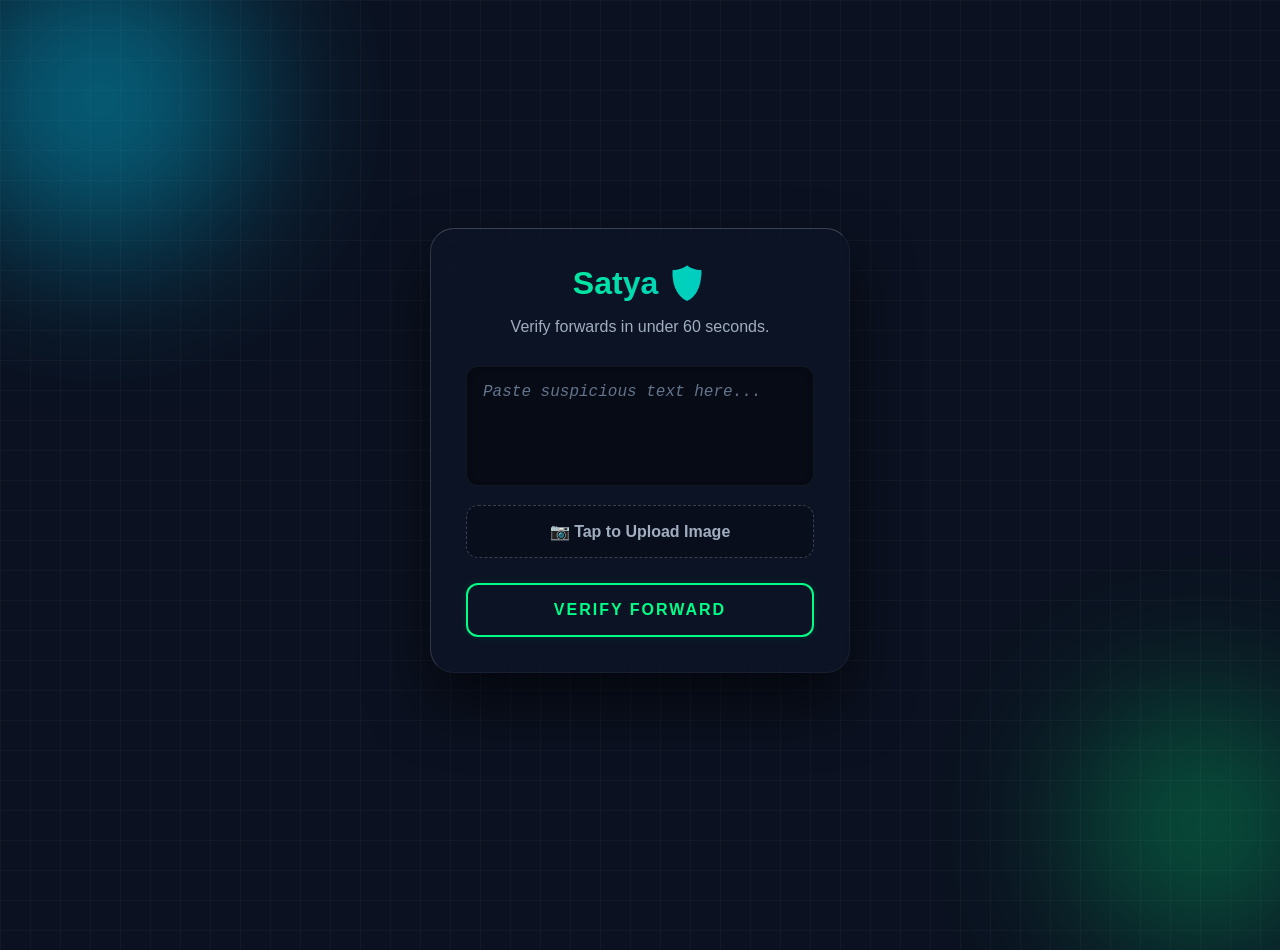
<file: frontend/index.html>
<!DOCTYPE html>
<html lang="en">
<head>
    <meta charset="UTF-8">
    <meta name="viewport" content="width=device-width, initial-scale=1.0">
    <title>Satya | Forward-Checker</title>
    <link rel="stylesheet" href="style.css">
    <link rel="manifest" href="manifest.json">
</head>
<body>
    <div class="bg-shape bg-teal"></div>
    <div class="bg-shape bg-green"></div>
    
    <div class="app-container">
        <header>
            <h1>Satya 🛡️</h1>
            <p>Verify forwards in under 60 seconds.</p>
        </header>

        <!-- 1. Intake View -->
        <main id="intake-view">
            <textarea id="claim-text" placeholder="Paste suspicious text here..."></textarea>

            <div class="file-upload-box">
                <input type="file" id="claim-image" accept="image/*" hidden>
                <label for="claim-image" class="upload-label">📷 Tap to Upload Image</label>
            </div>

            <button id="verify-btn">Verify Forward</button>
        </main>

        <!-- 2. Loading View (Hidden by default) -->
        <div id="loading-view" class="hidden">
            <div class="spinner"></div>
            <p class="loading-text">Scanning fact-check databases...</p>
        </div>

        <!-- 3. Verdict Card View (Hidden by default) -->
        <section id="result-view" class="hidden">
            <div id="verdict-container" class="card verdict-unverifiable">
                <h2 id="verdict-title">Unverifiable ⚠️</h2>

                <div class="confidence-badge">
                    Confidence: <span id="confidence-score">75%</span>
                </div>

                <div class="explanation-box">
                    <p id="expl-en">Waiting for analysis...</p>
                </div>

                <div class="sources">
                    <strong>Sources:</strong> <span id="source-links">-</span>
                </div>
            </div>

            <button id="reset-btn" class="secondary-btn">Check Another Claim</button>
        </section>
    </div>

    <script>
        // Map new IDs used in script.js to existing HTML IDs to preserve unmodified structure & CSS
        (function() {
            const originalGet = document.getElementById;
            document.getElementById = function(id) {
                const mapping = {
                    'text-input': 'claim-text',
                    'image-input': 'claim-image',
                    'verdict-card': 'verdict-container',
                    'confidence': 'confidence-score',
                    'explanation-en': 'expl-en',
                    'sources': 'source-links',
                    'verdict-view': 'result-view'
                };
                const mappedId = mapping[id] || id;
                let el = originalGet.call(document, mappedId);
                
                // Dynamically create explanation-regional to support regional language rendering
                if (!el && id === 'explanation-regional') {
                    const box = document.querySelector('.explanation-box');
                    if (box) {
                        el = document.createElement('p');
                        el.id = 'explanation-regional';
                        el.style.marginTop = '8px';
                        el.style.borderTop = '1px dashed rgba(255,255,255,0.1)';
                        el.style.paddingTop = '8px';
                        box.appendChild(el);
                    }
                }
                return el;
            };
        })();
    </script>
    <script src="script.js" defer></script>
</body>
</html>
</file>
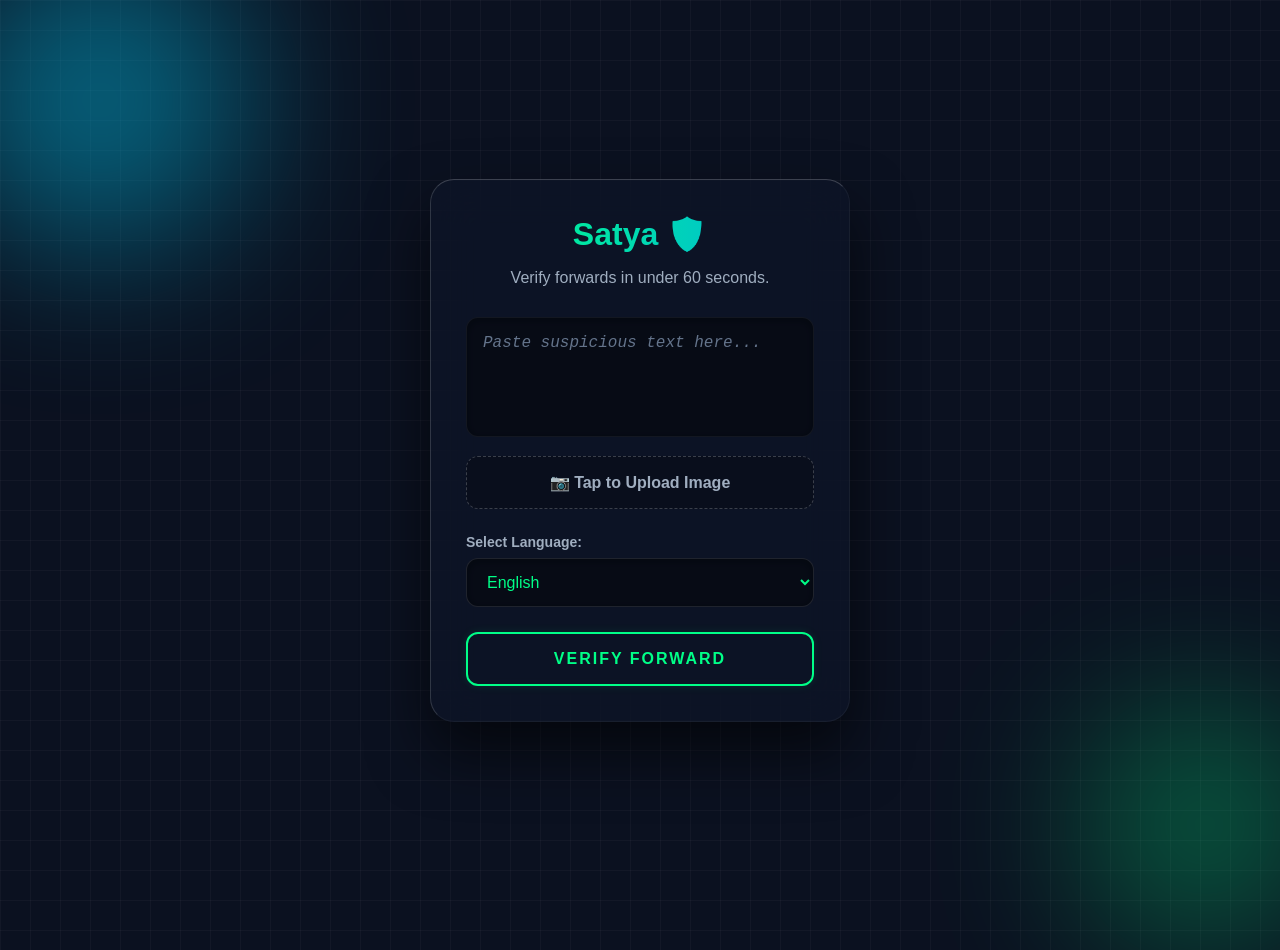
<file: public/index.html>
<!DOCTYPE html>
<html lang="en">
<head>
    <meta charset="UTF-8">
    <meta name="viewport" content="width=device-width, initial-scale=1.0">
    <title>Satya | Forward-Checker</title>
    <link rel="stylesheet" href="style.css">
    <link rel="manifest" href="manifest.json">
</head>
<body>
    <div class="bg-shape bg-teal"></div>
    <div class="bg-shape bg-green"></div>
    
    <div class="app-container">
        <header>
            <h1>Satya 🛡️</h1>
            <p>Verify forwards in under 60 seconds.</p>
        </header>

        <!-- 1. Intake View -->
        <main id="intake-view">
            <textarea id="claim-text" placeholder="Paste suspicious text here..."></textarea>

            <div class="file-upload-box">
                <input type="file" id="claim-image" accept="image/*" hidden>
                <label for="claim-image" class="upload-label">📷 Tap to Upload Image</label>
            </div>

            <div class="language-box">
                <label for="lang-select" style="display: block; margin-bottom: 8px; color: #a0aec0; font-weight: 600; font-size: 14px;">Select Language:</label>
                <select id="lang-select" class="language-dropdown">
                    <option value="english">English</option>
                    <option value="hindi">Hindi (हिन्दी)</option>
                    <option value="tamil">Tamil (தமிழ்)</option>
                    <option value="telugu">Telugu (తెలుగు)</option>
                    <option value="kannada">Kannada (ಕನ್ನಡ)</option>
                    <option value="malayalam">Malayalam (മലയാളம்)</option>
                    <option value="bengali">Bengali (বাংলা)</option>
                    <option value="marathi">Marathi (மராठी)</option>
                </select>
            </div>

            <button id="verify-btn">Verify Forward</button>
        </main>

        <!-- 2. Loading View (Hidden by default) -->
        <div id="loading-view" class="hidden">
            <div class="spinner"></div>
            <p class="loading-text">Scanning fact-check databases...</p>
        </div>

        <!-- 3. Verdict Card View (Hidden by default) -->
        <section id="result-view" class="hidden">
            <div id="verdict-container" class="card verdict-unverifiable">
                <h2 id="verdict-title">Unverifiable ⚠️</h2>

                <div class="confidence-badge">
                    Confidence: <span id="confidence-score">75%</span>
                </div>

                <div class="explanation-box">
                    <p id="expl-en">Waiting for analysis...</p>
                </div>

                <div class="sources">
                    <strong>Sources:</strong> <span id="source-links">-</span>
                </div>
            </div>

            <button id="reset-btn" class="secondary-btn">Check Another Claim</button>
        </section>
    </div>

    <script>
        // Map new IDs used in script.js to existing HTML IDs to preserve unmodified structure & CSS
        (function() {
            const originalGet = document.getElementById;
            document.getElementById = function(id) {
                const mapping = {
                    'text-input': 'claim-text',
                    'image-input': 'claim-image',
                    'verdict-card': 'verdict-container',
                    'confidence': 'confidence-score',
                    'explanation-en': 'expl-en',
                    'sources': 'source-links',
                    'verdict-view': 'result-view'
                };
                const mappedId = mapping[id] || id;
                let el = originalGet.call(document, mappedId);
                
                // Dynamically create explanation-regional to support regional language rendering
                if (!el && id === 'explanation-regional') {
                    const box = document.querySelector('.explanation-box');
                    if (box) {
                        el = document.createElement('p');
                        el.id = 'explanation-regional';
                        el.style.marginTop = '8px';
                        el.style.borderTop = '1px dashed rgba(255,255,255,0.1)';
                        el.style.paddingTop = '8px';
                        box.appendChild(el);
                    }
                }
                return el;
            };
        })();
    </script>
    <script src="script.js" defer></script>
</body>
</html>
</file>
<file: frontend/style.css>
body {
    background-color: #0b1120; /* Deepest tech blue/black */
    background-image: 
        linear-gradient(rgba(255, 255, 255, 0.03) 1px, transparent 1px),
        linear-gradient(90deg, rgba(255, 255, 255, 0.03) 1px, transparent 1px);
    background-size: 30px 30px; /* Creates the grid pattern */
    color: #ffffff;
    font-family: -apple-system, BlinkMacSystemFont, "Segoe UI", Roboto, sans-serif;
    display: flex;
    justify-content: center;
    align-items: center;
    min-height: 100vh;
    margin: 0;
    overflow: hidden; /* Stops the glowing orbs from causing scrollbars */
}

.app-container {
    width: 100%;
    max-width: 420px;
    background: rgba(15, 23, 42, 0.5); /* Semi-transparent slate blue */
    backdrop-filter: blur(24px); /* Heavy blur for the grid behind it */
    -webkit-backdrop-filter: blur(24px);
    border: 1px solid rgba(255, 255, 255, 0.05);
    border-top: 1px solid rgba(255, 255, 255, 0.2); /* Simulates light hitting the top edge */
    border-left: 1px solid rgba(255, 255, 255, 0.15); /* Simulates light hitting the left edge */
    border-radius: 24px;
    padding: 35px;
    box-shadow: 0 30px 60px rgba(0, 0, 0, 0.6); /* Deeper drop shadow to float the glass */
    box-sizing: border-box;
    z-index: 10;
}

.card {
    background: #ffffff;
    border-radius: 12px;
    padding: 24px;
    box-shadow: 0 4px 15px rgba(0,0,0,0.05);
    margin: 20px auto;
    max-width: 90%;
    border-top: 8px solid #ff9800; /* Default Unverifiable color */
    font-family: -apple-system, BlinkMacSystemFont, sans-serif;
}

.confidence-badge {
    display: inline-block;
    background: rgba(255, 255, 255, 0.05);
    color: #ffffff;
    padding: 6px 12px;
    border-radius: 6px;
    font-weight: 600;
    margin-bottom: 15px;
    border: 1px solid rgba(255, 255, 255, 0.1);
}

.explanation-box {
    background: rgba(0, 0, 0, 0.4);
    padding: 16px;
    border-radius: 8px;
    margin-bottom: 15px;
    font-size: 1.1em;
    line-height: 1.5;
    color: #e2e8f0; /* Light gray text for readability */
    border-left: 3px solid rgba(255, 255, 255, 0.2);
}

/* --- 3. Dynamic Neon States (The Magic) --- */
.verdict-true {
    border-top: 4px solid #00ff88 !important;
    box-shadow: 0 10px 30px rgba(0, 255, 136, 0.1) !important;
}
.verdict-true #verdict-title { 
    color: #00ff88; 
    text-shadow: 0 0 10px rgba(0, 255, 136, 0.5); 
}

.verdict-false {
    border-top: 4px solid #ff3366 !important;
    box-shadow: 0 10px 30px rgba(255, 51, 102, 0.1) !important;
}
.verdict-false #verdict-title { 
    color: #ff3366; 
    text-shadow: 0 0 10px rgba(255, 51, 102, 0.5); 
}

.verdict-unverifiable {
    border-top: 4px solid #ffb347 !important;
    box-shadow: 0 10px 30px rgba(255, 179, 71, 0.1) !important;
}
.verdict-unverifiable #verdict-title { 
    color: #ffb347; 
    text-shadow: 0 0 10px rgba(255, 179, 71, 0.5); 
}

/* Intake Styles */
#claim-text {
    width: 100%;
    height: 120px;
    padding: 16px;
    border-radius: 12px;
    background: rgba(0, 0, 0, 0.4); /* Dark inset cavity */
    border: 1px solid rgba(255, 255, 255, 0.05);
    color: #00ff88; /* Text glows green as they type */
    font-size: 16px;
    margin-bottom: 15px;
    box-sizing: border-box;
    resize: none;
    box-shadow: inset 0 2px 10px rgba(0,0,0,0.3);
    transition: all 0.3s ease;
}

#claim-text::placeholder {
    color: #64748b; /* Lighter, readable grey */
    font-style: italic;
}

#claim-text:focus {
    outline: none;
    border-color: #00b4db;
    box-shadow: 0 0 15px rgba(0, 180, 219, 0.2), inset 0 2px 10px rgba(0,0,0,0.3);
}

.upload-label {
    display: block;
    text-align: center;
    padding: 16px;
    background: rgba(0, 0, 0, 0.2);
    color: #a0aec0;
    border: 1px dashed rgba(255, 255, 255, 0.2);
    border-radius: 12px;
    cursor: pointer;
    font-weight: 600;
    margin-bottom: 25px;
    transition: all 0.3s ease;
}

.upload-label:hover {
    border-color: #00ff88;
    color: #00ff88;
    background: rgba(0, 255, 136, 0.05);
    transform: translateY(-2px); /* Makes it pop up slightly */
}

#verify-btn {
    width: 100%;
    padding: 16px;
    background: transparent;
    color: #00ff88;
    border: 2px solid #00ff88;
    border-radius: 12px;
    font-size: 16px;
    font-weight: 700;
    letter-spacing: 2px; /* Makes it look more high-tech */
    text-transform: uppercase;
    cursor: pointer;
    box-shadow: 0 0 10px rgba(0, 255, 136, 0.1);
    transition: all 0.3s ease;
    animation: pulseGlow 2.5s infinite; /* Active pulse */
}

#verify-btn:hover {
    background: #00ff88;
    color: #0f2027; /* Dark text on bright background */
    box-shadow: 0 0 20px rgba(0, 255, 136, 0.4);
    transform: translateY(-2px); /* Slight lift effect */
}

/* Loading Styles */
#loading-view {
    text-align: center;
    padding: 40px 20px;
}

.spinner {
    width: 50px;
    height: 50px;
    border: 5px solid rgba(255,255,255,0.05);
    border-top: 5px solid #00b4db;
    border-radius: 50%;
    animation: spin 1s linear infinite;
    margin: 0 auto 20px auto;
    box-shadow: 0 0 15px rgba(0, 180, 219, 0.2);
}

.loading-text {
    color: #00b4db;
    text-shadow: 0 0 5px rgba(0, 180, 219, 0.3);
    font-weight: 500;
}

/* Keyframes for the infinite spin */
@keyframes spin {
    0% { transform: rotate(0deg); }
    100% { transform: rotate(360deg); }
}

/* Utility to toggle views via JS */
.hidden {
    display: none !important;
}

.secondary-btn {
    width: 100%;
    padding: 14px;
    background-color: #e4e6eb;
    color: #050505;
    border: none;
    border-radius: 8px;
    font-size: 16px;
    font-weight: 600;
    cursor: pointer;
    margin-top: 10px;
}

.secondary-btn:hover {
    background-color: #d8dadf;
}

header {
    text-align: center;
    margin-bottom: 25px;
}

header h1 {
    font-size: 32px;
    margin: 0 0 5px 0;
    background: linear-gradient(to right, #00ff88, #00b4db);
    -webkit-background-clip: text;
    background-clip: text;
    -webkit-text-fill-color: transparent; 
    display: flex;
    justify-content: center;
    align-items: center;
    gap: 8px; /* Adds perfect spacing between text and the shield */
}

header p {
    color: #a0aec0;
    margin-bottom: 30px;
}

.sources {
    color: #a0aec0;
}

.sources a {
    color: #00b4db; /* Neon blue links */
    text-decoration: none;
    transition: all 0.2s;
}

.sources a:hover {
    text-decoration: underline;
    text-shadow: 0 0 8px rgba(0, 180, 219, 0.6);
}

.bg-shape {
    position: absolute;
    border-radius: 50%;
    filter: blur(80px); /* This makes them look like glowing light */
    z-index: -1; /* Keeps them behind your app */
    animation: float 10s infinite alternate ease-in-out;
}

.bg-teal {
    width: 300px;
    height: 300px;
    background: #00b4db;
    top: -50px;
    left: -50px;
    opacity: 0.5;
}

.bg-green {
    width: 250px;
    height: 250px;
    background: #00ff88;
    bottom: -50px;
    right: -50px;
    opacity: 0.3;
}

@keyframes float {
    0% { transform: translateY(0) scale(1); }
    100% { transform: translateY(20px) scale(1.1); }
}

@keyframes pulseGlow {
    0% { box-shadow: 0 0 5px rgba(0, 255, 136, 0.1); }
    50% { box-shadow: 0 0 20px rgba(0, 255, 136, 0.3); }
    100% { box-shadow: 0 0 5px rgba(0, 255, 136, 0.1); }
}
</file>
<file: public/style.css>
body {
    background-color: #0b1120; /* Deepest tech blue/black */
    background-image: 
        linear-gradient(rgba(255, 255, 255, 0.03) 1px, transparent 1px),
        linear-gradient(90deg, rgba(255, 255, 255, 0.03) 1px, transparent 1px);
    background-size: 30px 30px; /* Creates the grid pattern */
    color: #ffffff;
    font-family: -apple-system, BlinkMacSystemFont, "Segoe UI", Roboto, sans-serif;
    display: flex;
    justify-content: center;
    align-items: center;
    min-height: 100vh;
    margin: 0;
    overflow: hidden; /* Stops the glowing orbs from causing scrollbars */
}

.app-container {
    width: 100%;
    max-width: 420px;
    background: rgba(15, 23, 42, 0.5); /* Semi-transparent slate blue */
    backdrop-filter: blur(24px); /* Heavy blur for the grid behind it */
    -webkit-backdrop-filter: blur(24px);
    border: 1px solid rgba(255, 255, 255, 0.05);
    border-top: 1px solid rgba(255, 255, 255, 0.2); /* Simulates light hitting the top edge */
    border-left: 1px solid rgba(255, 255, 255, 0.15); /* Simulates light hitting the left edge */
    border-radius: 24px;
    padding: 35px;
    box-shadow: 0 30px 60px rgba(0, 0, 0, 0.6); /* Deeper drop shadow to float the glass */
    box-sizing: border-box;
    z-index: 10;
}

.card {
    background: #ffffff;
    border-radius: 12px;
    padding: 24px;
    box-shadow: 0 4px 15px rgba(0,0,0,0.05);
    margin: 20px auto;
    max-width: 90%;
    border-top: 8px solid #ff9800; /* Default Unverifiable color */
    font-family: -apple-system, BlinkMacSystemFont, sans-serif;
}

.confidence-badge {
    display: inline-block;
    background: rgba(255, 255, 255, 0.05);
    color: #ffffff;
    padding: 6px 12px;
    border-radius: 6px;
    font-weight: 600;
    margin-bottom: 15px;
    border: 1px solid rgba(255, 255, 255, 0.1);
}

.explanation-box {
    background: rgba(0, 0, 0, 0.4);
    padding: 16px;
    border-radius: 8px;
    margin-bottom: 15px;
    font-size: 1.1em;
    line-height: 1.5;
    color: #e2e8f0; /* Light gray text for readability */
    border-left: 3px solid rgba(255, 255, 255, 0.2);
}

/* --- 3. Dynamic Neon States (The Magic) --- */
.verdict-true {
    border-top: 4px solid #00ff88 !important;
    box-shadow: 0 10px 30px rgba(0, 255, 136, 0.1) !important;
}
.verdict-true #verdict-title { 
    color: #00ff88; 
    text-shadow: 0 0 10px rgba(0, 255, 136, 0.5); 
}

.verdict-false {
    border-top: 4px solid #ff3366 !important;
    box-shadow: 0 10px 30px rgba(255, 51, 102, 0.1) !important;
}
.verdict-false #verdict-title { 
    color: #ff3366; 
    text-shadow: 0 0 10px rgba(255, 51, 102, 0.5); 
}

.verdict-unverifiable {
    border-top: 4px solid #ffb347 !important;
    box-shadow: 0 10px 30px rgba(255, 179, 71, 0.1) !important;
}
.verdict-unverifiable #verdict-title { 
    color: #ffb347; 
    text-shadow: 0 0 10px rgba(255, 179, 71, 0.5); 
}

/* Intake Styles */
#claim-text {
    width: 100%;
    height: 120px;
    padding: 16px;
    border-radius: 12px;
    background: rgba(0, 0, 0, 0.4); /* Dark inset cavity */
    border: 1px solid rgba(255, 255, 255, 0.05);
    color: #00ff88; /* Text glows green as they type */
    font-size: 16px;
    margin-bottom: 15px;
    box-sizing: border-box;
    resize: none;
    box-shadow: inset 0 2px 10px rgba(0,0,0,0.3);
    transition: all 0.3s ease;
}

#claim-text::placeholder {
    color: #64748b; /* Lighter, readable grey */
    font-style: italic;
}

#claim-text:focus {
    outline: none;
    border-color: #00b4db;
    box-shadow: 0 0 15px rgba(0, 180, 219, 0.2), inset 0 2px 10px rgba(0,0,0,0.3);
}

.upload-label {
    display: block;
    text-align: center;
    padding: 16px;
    background: rgba(0, 0, 0, 0.2);
    color: #a0aec0;
    border: 1px dashed rgba(255, 255, 255, 0.2);
    border-radius: 12px;
    cursor: pointer;
    font-weight: 600;
    margin-bottom: 25px;
    transition: all 0.3s ease;
}

.upload-label:hover {
    border-color: #00ff88;
    color: #00ff88;
    background: rgba(0, 255, 136, 0.05);
    transform: translateY(-2px); /* Makes it pop up slightly */
}

#verify-btn {
    width: 100%;
    padding: 16px;
    background: transparent;
    color: #00ff88;
    border: 2px solid #00ff88;
    border-radius: 12px;
    font-size: 16px;
    font-weight: 700;
    letter-spacing: 2px; /* Makes it look more high-tech */
    text-transform: uppercase;
    cursor: pointer;
    box-shadow: 0 0 10px rgba(0, 255, 136, 0.1);
    transition: all 0.3s ease;
    animation: pulseGlow 2.5s infinite; /* Active pulse */
}

#verify-btn:hover {
    background: #00ff88;
    color: #0f2027; /* Dark text on bright background */
    box-shadow: 0 0 20px rgba(0, 255, 136, 0.4);
    transform: translateY(-2px); /* Slight lift effect */
}

/* Loading Styles */
#loading-view {
    text-align: center;
    padding: 40px 20px;
}

.spinner {
    width: 50px;
    height: 50px;
    border: 5px solid rgba(255,255,255,0.05);
    border-top: 5px solid #00b4db;
    border-radius: 50%;
    animation: spin 1s linear infinite;
    margin: 0 auto 20px auto;
    box-shadow: 0 0 15px rgba(0, 180, 219, 0.2);
}

.loading-text {
    color: #00b4db;
    text-shadow: 0 0 5px rgba(0, 180, 219, 0.3);
    font-weight: 500;
}

/* Keyframes for the infinite spin */
@keyframes spin {
    0% { transform: rotate(0deg); }
    100% { transform: rotate(360deg); }
}

/* Utility to toggle views via JS */
.hidden {
    display: none !important;
}

.secondary-btn {
    width: 100%;
    padding: 14px;
    background-color: #e4e6eb;
    color: #050505;
    border: none;
    border-radius: 8px;
    font-size: 16px;
    font-weight: 600;
    cursor: pointer;
    margin-top: 10px;
}

.secondary-btn:hover {
    background-color: #d8dadf;
}

header {
    text-align: center;
    margin-bottom: 25px;
}

header h1 {
    font-size: 32px;
    margin: 0 0 5px 0;
    background: linear-gradient(to right, #00ff88, #00b4db);
    -webkit-background-clip: text;
    background-clip: text;
    -webkit-text-fill-color: transparent; 
    display: flex;
    justify-content: center;
    align-items: center;
    gap: 8px; /* Adds perfect spacing between text and the shield */
}

header p {
    color: #a0aec0;
    margin-bottom: 30px;
}

.sources {
    color: #a0aec0;
}

.sources a {
    color: #00b4db; /* Neon blue links */
    text-decoration: none;
    transition: all 0.2s;
}

.sources a:hover {
    text-decoration: underline;
    text-shadow: 0 0 8px rgba(0, 180, 219, 0.6);
}

.bg-shape {
    position: absolute;
    border-radius: 50%;
    filter: blur(80px); /* This makes them look like glowing light */
    z-index: -1; /* Keeps them behind your app */
    animation: float 10s infinite alternate ease-in-out;
}

.bg-teal {
    width: 300px;
    height: 300px;
    background: #00b4db;
    top: -50px;
    left: -50px;
    opacity: 0.5;
}

.bg-green {
    width: 250px;
    height: 250px;
    background: #00ff88;
    bottom: -50px;
    right: -50px;
    opacity: 0.3;
}

@keyframes float {
    0% { transform: translateY(0) scale(1); }
    100% { transform: translateY(20px) scale(1.1); }
}

@keyframes pulseGlow {
    0% { box-shadow: 0 0 5px rgba(0, 255, 136, 0.1); }
    50% { box-shadow: 0 0 20px rgba(0, 255, 136, 0.3); }
    100% { box-shadow: 0 0 5px rgba(0, 255, 136, 0.1); }
}

.language-box {
    margin-bottom: 25px;
    text-align: left;
}

.language-dropdown {
    width: 100%;
    padding: 14px 16px;
    border-radius: 12px;
    background: rgba(0, 0, 0, 0.4);
    border: 1px solid rgba(255, 255, 255, 0.1);
    color: #00ff88;
    font-size: 16px;
    outline: none;
    cursor: pointer;
    box-shadow: inset 0 2px 10px rgba(0,0,0,0.3);
    transition: all 0.3s ease;
}

.language-dropdown:focus {
    border-color: #00b4db;
    box-shadow: 0 0 15px rgba(0, 180, 219, 0.2), inset 0 2px 10px rgba(0,0,0,0.3);
}

.language-dropdown option {
    background-color: #0b1120;
    color: #ffffff;
}
</file>
